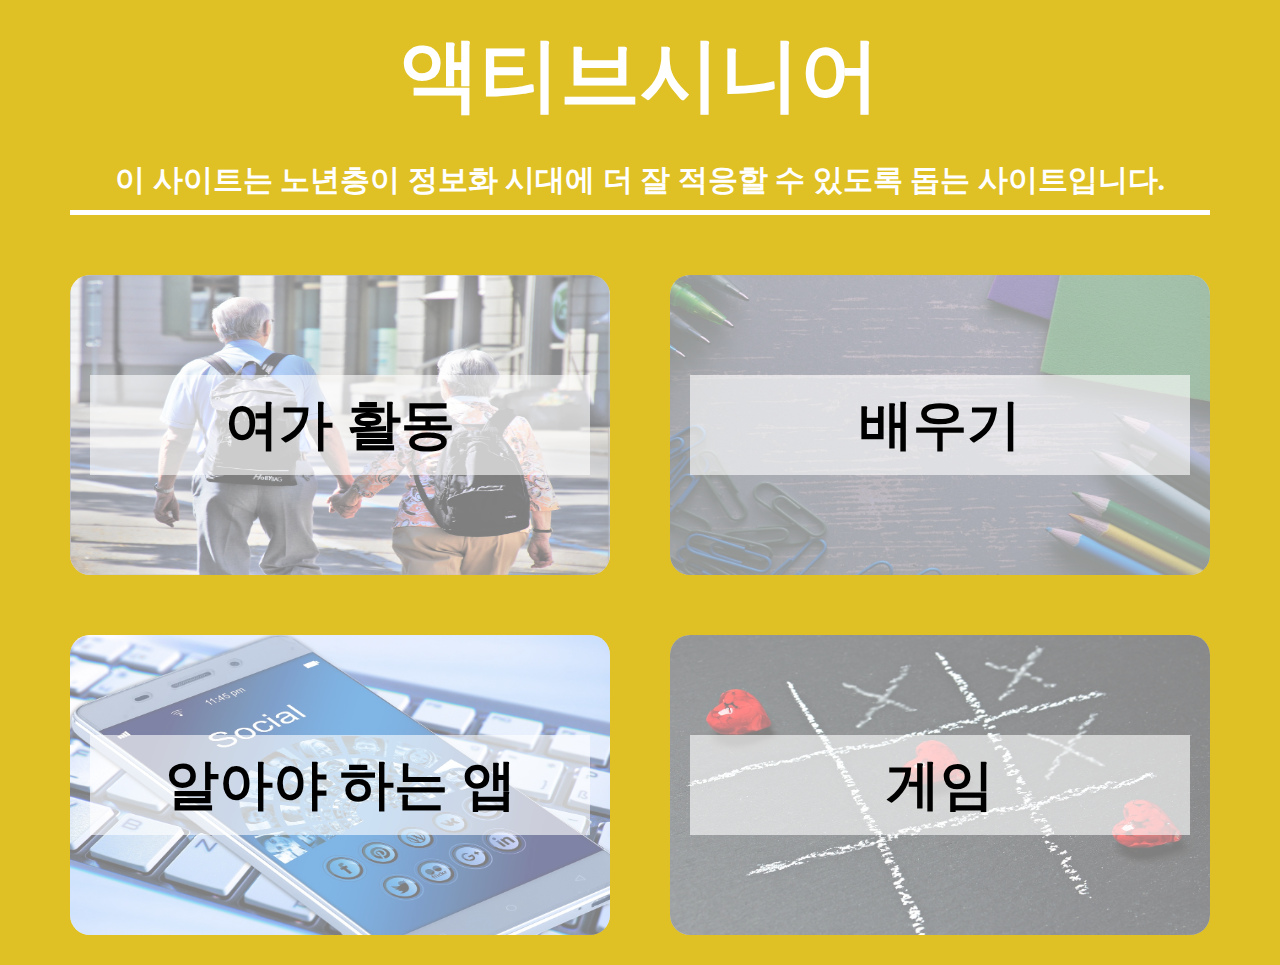
<file: index.html>
<!DOCTYPE html>
<html>
  <head>
    <title>asdf</title>
    <meta charset="UTF-8" />
    <link rel="stylesheet" type="text/css" href="css/css.css" />
  </head>
  <body>
    <div class="top">액티브시니어</div>
    <div class="top2">이 사이트는 노년층이 정보화 시대에 더 잘 적응할 수 있도록 돕는 사이트입니다.</div>
    <div class="contents">
      <a href="contents/content1.html">
        <div class="main_btn">
          <img class="main_img" src="images/activity.jpg" />
          <span class="main_btn_text">여가 활동</span>
        </div>
      </a>

      <a href="contents/content2.html">
        <div class="main_btn">
          <img class="main_img" src="images/learn.jpg" />
          <span class="main_btn_text">배우기</span>
        </div>
      </a>
      <a href="contents/content3.html">
        <div class="main_btn">
          <img class="main_img" src="images/app.jpg" />
          <span class="main_btn_text">알아야 하는 앱</span>
        </div>
      </a>
      <a href="contents/content4.html">
        <div class="main_btn">
          <img class="main_img" src="images/game.jpg" />
          <span class="main_btn_text">게임</span>
        </div>
      </a>
    </div>
  
  </body>
</html>
</file>
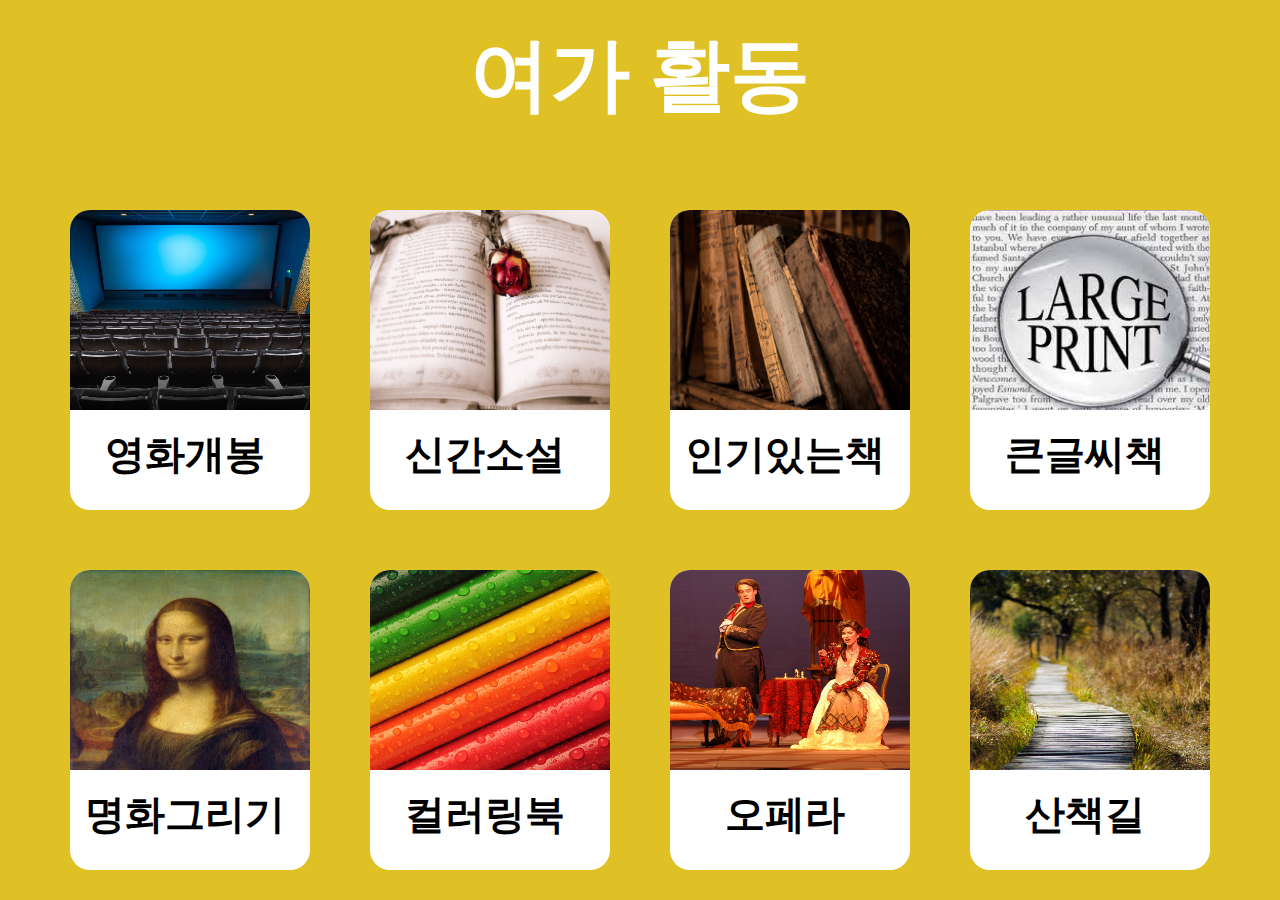
<file: contents/content1.html>
<!DOCTYPE html>
<html>
  <head>
    <title>asdf</title>
    <meta charset="UTF-8" />
    <link rel="stylesheet" type="text/css" href="../css/css.css" />
  </head>
  <body>
    <a href="../index.html">
      <div class="top">여가 활동</div>
    </a>
    <div class="contents">
      <a href="content1/movie.html">
        <div class="act_main_btn">
          <img class="act_main_img" src="../images/movie.png" />
          <span class="act_main_btn_text">영화개봉</span>
        </div>
      </a>
      <a href="content1/novel.html">
        <div class="act_main_btn">
          <img class="act_main_img" src="../images/novel.jpg" />
          <span class="act_main_btn_text">신간소설</span>
        </div>
      </a>
      <a href="content1/books.html">
        <div class="act_main_btn">
          <img class="act_main_img" src="../images/book.jpg" />
          <span class="act_main_btn_text">인기있는책</span>
        </div>
      </a>
      <a href="content1/largeprint.html">
        <div class="act_main_btn">
          <img class="act_main_img" src="../images/largeprint.jpeg" />
          <span class="act_main_btn_text">큰글씨책</span>
        </div>
      </a>
      <a href="content1/painting.html">
        <div class="act_main_btn">
          <img class="act_main_img" src="../images/paintng.png" />
          <span class="act_main_btn_text">명화그리기</span>
        </div>
      </a>
      <a href="content1/coloring.html">
        <div class="act_main_btn">
          <img class="act_main_img" src="../images/coloring.png" />
          <span class="act_main_btn_text">컬러링북</span>
        </div>
      </a>
      <a href="content1/opera.html">
        <div class="act_main_btn">
          <img class="act_main_img" src="../images/opera.png" />
          <span class="act_main_btn_text">오페라</span>
        </div>
      </a>
      <a href="content1/walk.html">
        <div class="act_main_btn">
          <img class="act_main_img" src="../images/walk.png" />
          <span class="act_main_btn_text">산책길</span>
        </div>
      </a>
    </div>
  </body>
</html>
</file>
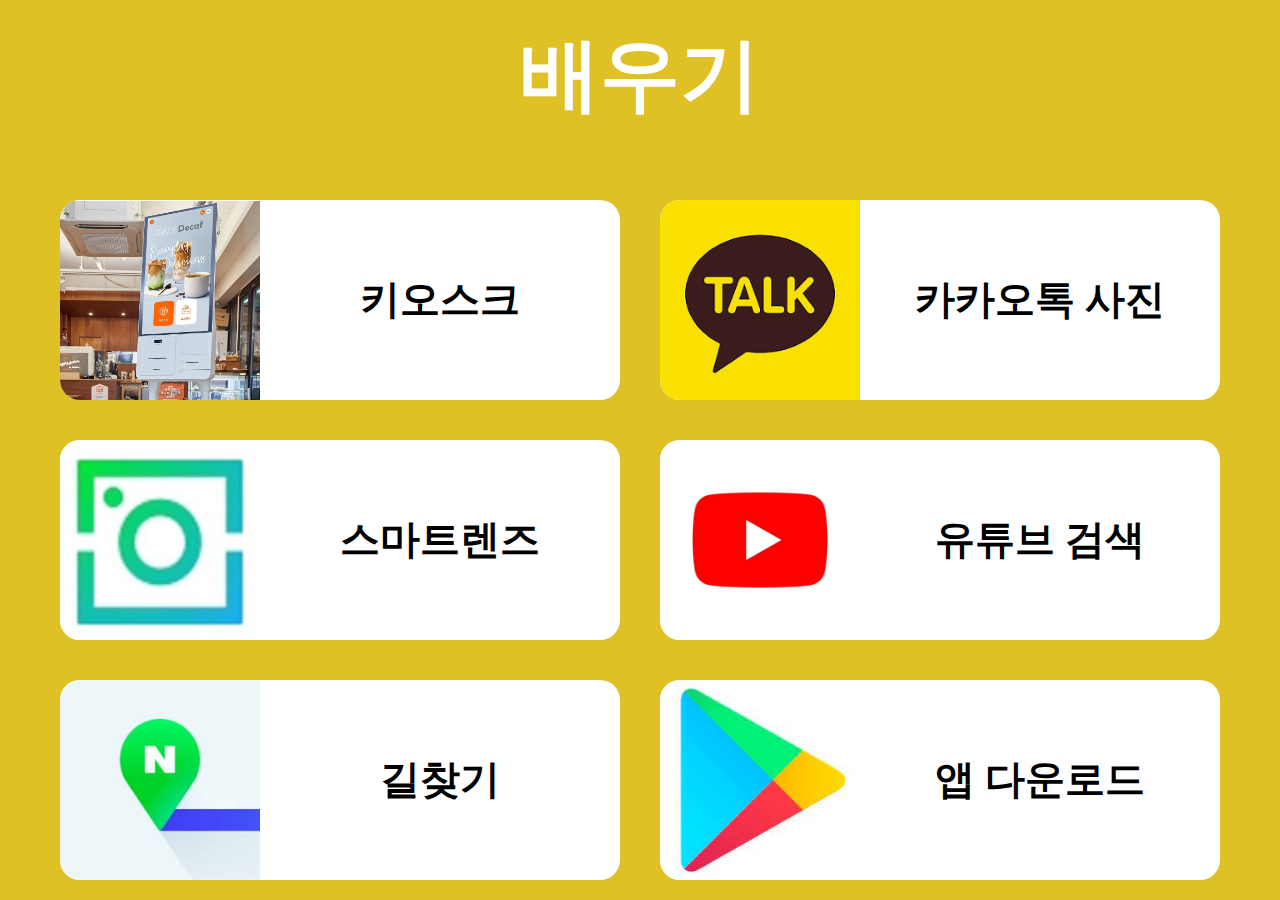
<file: contents/content2.html>
<!DOCTYPE html>
<html>
  <head>
    <title>asdf</title>
    <meta charset="UTF-8" />
    <link rel="stylesheet" type="text/css" href="../css/css.css" />
  </head>
  <body>
    <a href="../index.html">
      <div class="top">배우기</div>
    </a>
    <div class="contents">
      <a href="content2/kiosk.html">
        <div class="learn_main_btn">
          <img class="learn_main_img" src="../images/kiosk.png" />
          <span class="learn_main_btn_text">키오스크</span>
        </div>
      </a>
      <a href="content2/kakaotalk.html">
        <div class="learn_main_btn">
          <img class="learn_main_img" src="../images/kakaotalk.jpg" />
          <span class="learn_main_btn_text">카카오톡 사진</span>
        </div>
      </a>
      <a href="content2/smartlens.html">
        <div class="learn_main_btn">
          <img class="learn_main_img" src="../images/smart lens.png" />
          <span class="learn_main_btn_text">스마트렌즈</span>
        </div>
      </a>
      <a href="content2/youtube.html">
        <div class="learn_main_btn">
          <img class="learn_main_img" src="../images/youtube.jpg" />
          <span class="learn_main_btn_text">유튜브 검색</span>
        </div>
      </a>
      <a href="content2/pathfind.html">
        <div class="learn_main_btn">
          <img class="learn_main_img" src="../images/pathfind.jpeg" />
          <span class="learn_main_btn_text">길찾기</span>
        </div>
      </a>
      <a href="content2/appdownload.html">
        <div class="learn_main_btn">
          <img class="learn_main_img" src="../images/app.jpeg" />
          <span class="learn_main_btn_text">앱 다운로드</span>
        </div>
      </a>
    </div>
  </body>
</html>
</file>
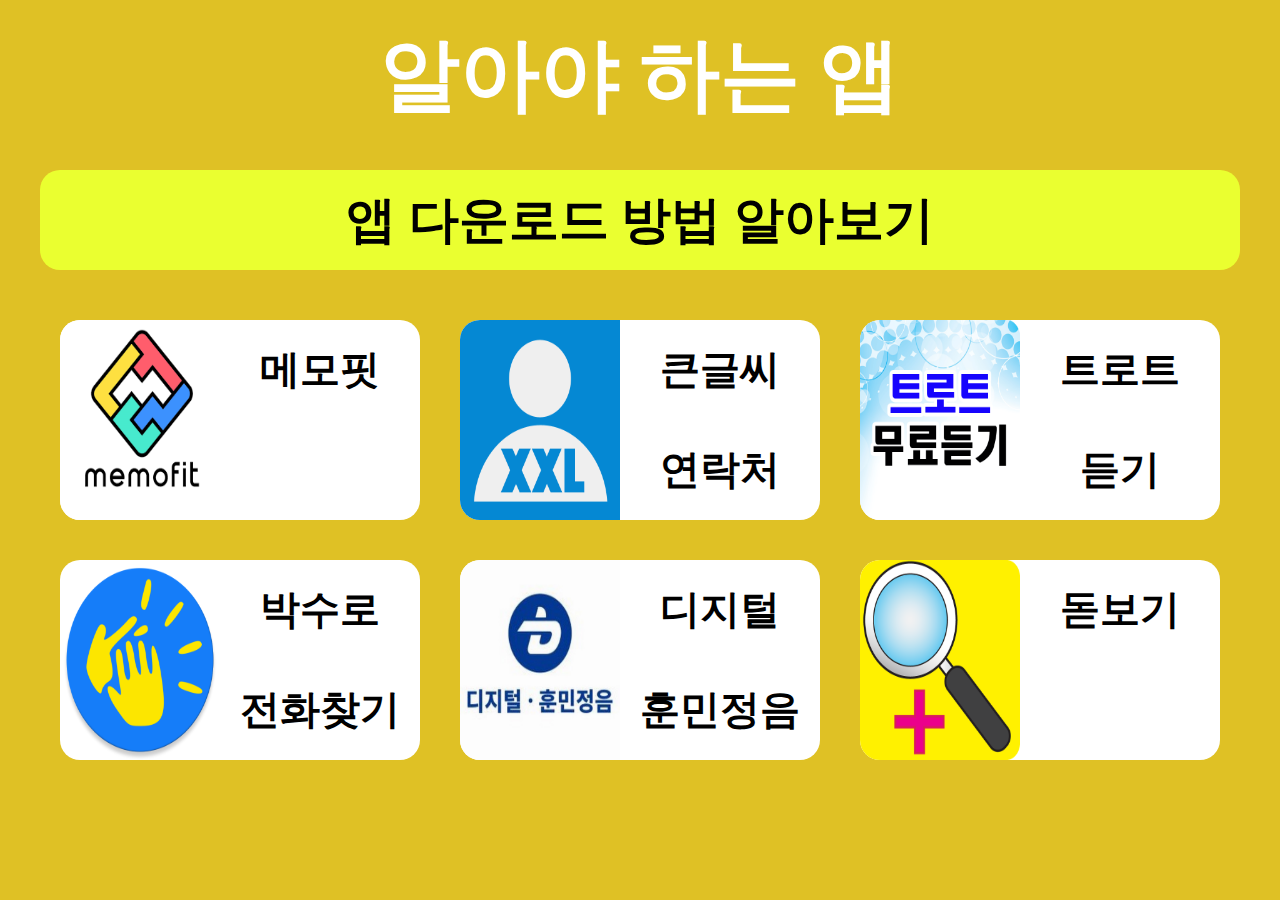
<file: contents/content3.html>
<!DOCTYPE html>
<html>
  <head>
    <title>asdf</title>
    <meta charset="UTF-8" />
    <link rel="stylesheet" type="text/css" href="../css/css.css" />
  </head>
  <body>
    <a href="../index.html">
      <div class="top">알아야 하는 앱</div>
    </a>
    <a href="content2/appdownload.html"><div class="download_app">앱 다운로드 방법 알아보기</div></a>
    <div class="contents">
      <a href="content3/app1.html">
        <div class="app_main_btn">
          <img class="app_main_img" src="../images/app1.png" />
          <span class="app_main_btn_text">메모핏</span>
        </div>
      </a>
      <a href="content3/app2.html">
        <div class="app_main_btn">
          <img class="app_main_img" src="../images/app2.png" />
          <span class="app_main_btn_text">큰글씨<br />연락처</span>
        </div>
      </a>
      <a href="content3/app3.html">
        <div class="app_main_btn">
          <img class="app_main_img" src="../images/app3.png" />
          <span class="app_main_btn_text"
            >트로트<br />
            듣기</span
          >
        </div>
      </a>
      <a href="content3/app4.html">
        <div class="app_main_btn">
          <img class="app_main_img" src="../images/app4.png" />
          <span class="app_main_btn_text"
            >박수로<br />
            전화찾기</span
          >
        </div>
      </a>
      <a href="content3/app5.html">
        <div class="app_main_btn">
          <img class="app_main_img" src="../images/app5.jpg" />
          <span class="app_main_btn_text"
            >디지털<br />
            훈민정음</span
          >
        </div>
      </a>
      <a href="content3/app6.html">
        <div class="app_main_btn">
          <img class="app_main_img" src="../images/app6.png" />
          <span class="app_main_btn_text">돋보기</span>
        </div>
      </a>
    </div>
  </body>
</html>
</file>
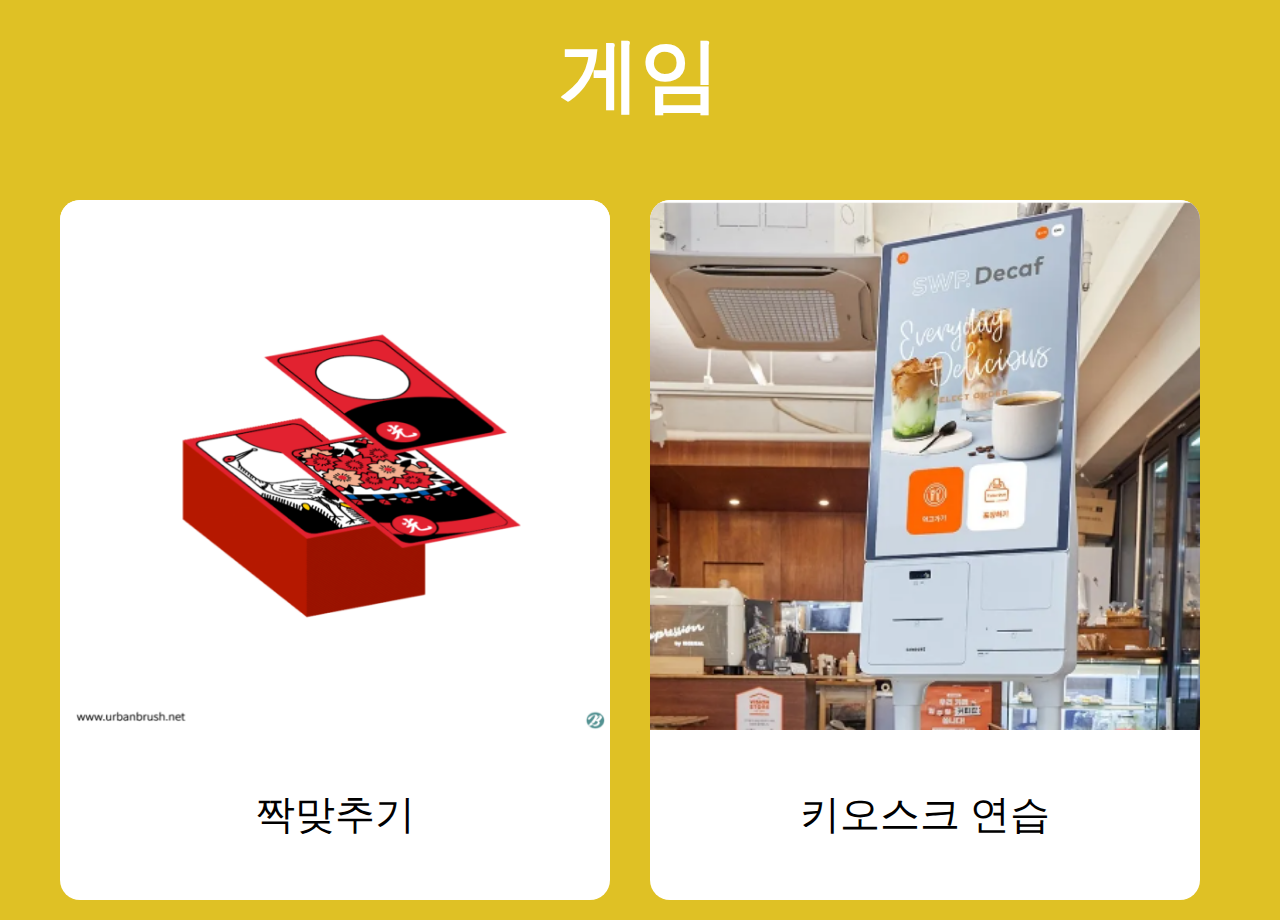
<file: contents/content4.html>
<!DOCTYPE html>
<html>
  <head>
    <title>asdf</title>
    <meta charset="UTF-8" />
    <link rel="stylesheet" type="text/css" href="../css/css.css" />
  </head>
  <body>
    <a href="../index.html">
      <div class="top">게임</div>
    </a>
    <div class="contents">
      <a href="content4/game1.html">
        <div class="game_main_btn">
          <img class="game_main_img" src="../images/game1.png" />
          <span class="game_main_btn_text">짝맞추기</span>
        </div>
      </a>
      <a href="content4/game2.html">
        <div class="game_main_btn">
          <img class="game_main_img" src="../images/kiosk.png" />
          <span class="game_main_btn_text">키오스크 연습</span>
        </div>
      </a>
    </div>
  </body>
</html>
</file>
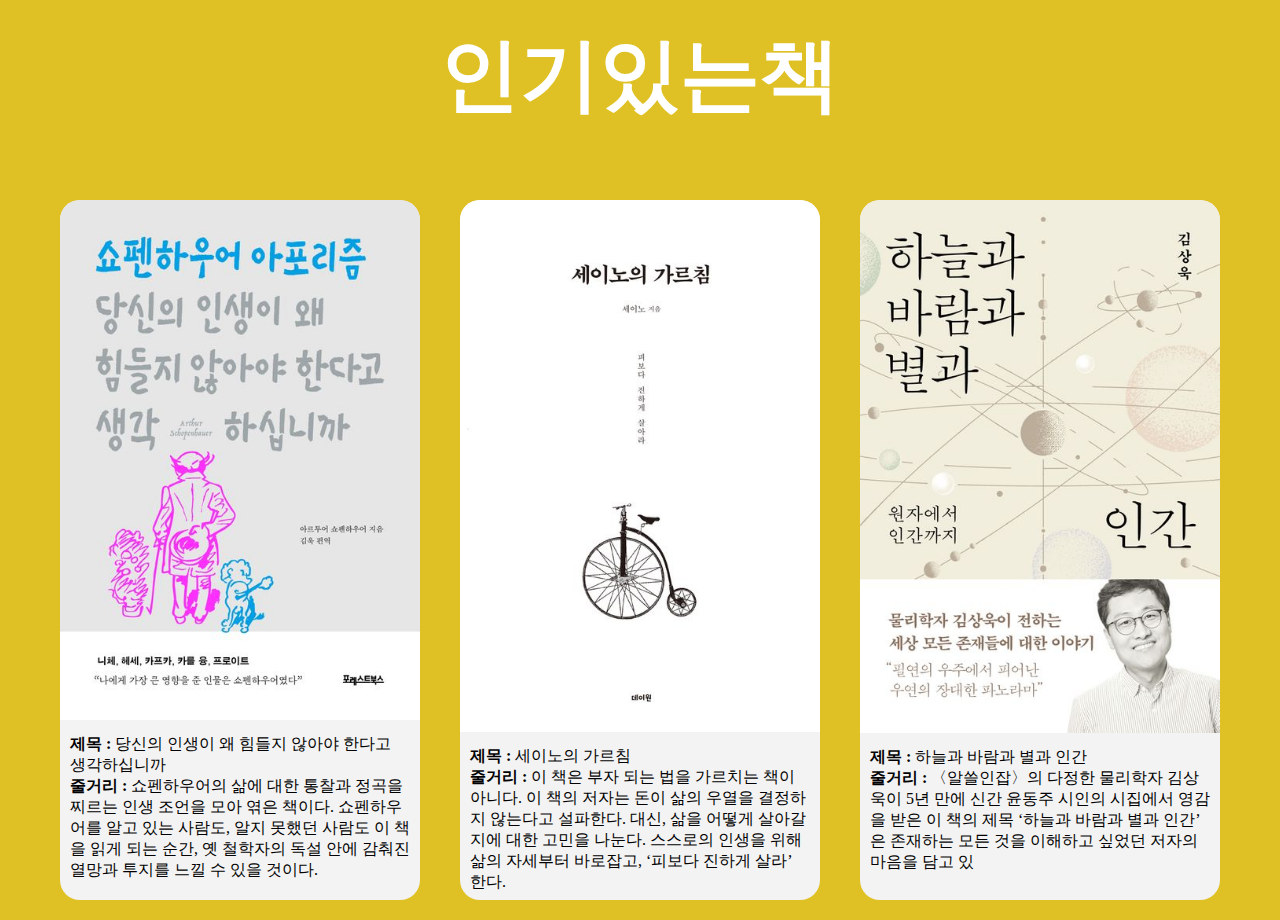
<file: contents/content1/books.html>
<!DOCTYPE html>
<html>
  <head>
    <title>asdf</title>
    <meta charset="UTF-8" />
    <link rel="stylesheet" type="text/css" href="../../css/css.css" />
  </head>
  <body>
    <a href="../content1.html">
      <div class="top">인기있는책</div>
    </a>
    <div class="contents">
      <a href="https://www.yes24.com/Product/Goods/119562091">
        <div class="movie">
          <span class="movie_detail">자세히 보기</span>
          <img class="movie_img" src="../../images/book1.jpg" />
          <div class="movie_desc">
            <span class="bold">제목 : </span>당신의 인생이 왜 힘들지 않아야
            한다고 생각하십니까<br />
            <span class="bold">줄거리 : </span>
            쇼펜하우어의 삶에 대한 통찰과 정곡을 찌르는 인생 조언을 모아 엮은 책이다. 쇼펜하우어를 알고 있는 사람도, 알지 못했던 사람도 이 책을 읽게 되는 순간, 옛 철학자의 독설 안에 감춰진 열망과 투지를 느낄 수 있을 것이다.
          </div>
        </div>
      </a>
      <a href="https://www.aladin.co.kr/shop/wproduct.aspx?ItemId=309295168">
        <div class="movie">
          <span class="movie_detail">자세히 보기</span>
          <img class="movie_img" src="../../images/book2.jpg" />
          <div class="movie_desc">
            <span class="bold">제목 : </span>세이노의 가르침<br />
            <span class="bold">줄거리 : </span>
            이 책은 부자 되는 법을 가르치는 책이 아니다. 이 책의 저자는 돈이 삶의 우열을 결정하지 않는다고 설파한다. 대신, 삶을 어떻게 살아갈지에 대한 고민을 나눈다. 스스로의 인생을 위해 삶의 자세부터 바로잡고, ‘피보다 진하게 살라’ 한다.
          </div>
        </div>
      </a>
      <a href="https://www.aladin.co.kr/shop/wproduct.aspx?ItemId=316008497">
        <div class="movie">
          <span class="movie_detail">자세히 보기</span>
          <img class="movie_img" src="../../images/book3.jpg" />
          <div class="movie_desc">
            <span class="bold">제목 : </span>하늘과 바람과 별과 인간<br />
            <span class="bold">줄거리 : </span>
            〈알쓸인잡〉의 다정한 물리학자 김상욱이 5년 만에 신간
            윤동주 시인의 시집에서 영감을 받은 이 책의 제목 ‘하늘과 바람과 별과 인간’은 존재하는 모든 것을 이해하고 싶었던 저자의 마음을 담고 있
          </div>
        </div>
      </a>
    </div>
  </body>
</html>
</file>
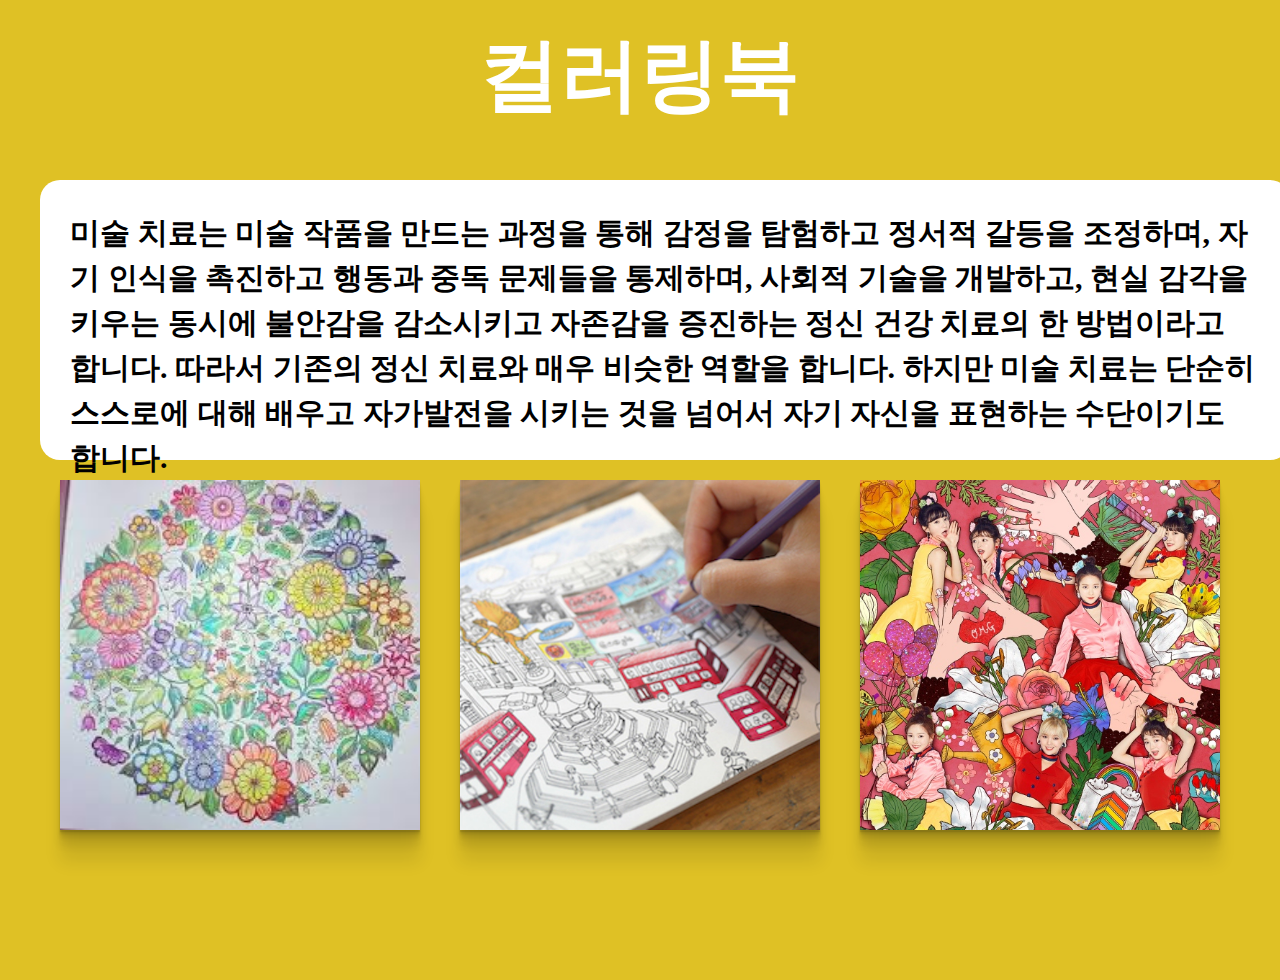
<file: contents/content1/coloring.html>
<!DOCTYPE html>
<html>
  <head>
    <title>asdf</title>
    <meta charset="UTF-8" />
    <link rel="stylesheet" type="text/css" href="../../css/css.css" />
  </head>
  <body>
    <a href="../content1.html">
      <div class="top">컬러링북</div>
    </a>
    <div class="contents">
      <div class="painting_desc">
        미술 치료는 미술 작품을 만드는 과정을 통해 감정을 탐험하고 정서적 갈등을 조정하며, 자기 인식을 촉진하고 행동과 중독 문제들을 통제하며, 사회적 기술을 개발하고, 현실 감각을 키우는 동시에 불안감을 감소시키고 자존감을 증진하는 정신 건강 치료의 한 방법이라고 합니다. 따라서 기존의 정신 치료와 매우 비슷한 역할을 합니다. 하지만 미술 치료는 단순히 스스로에 대해 배우고 자가발전을 시키는 것을 넘어서 자기 자신을 표현하는 수단이기도 합니다.
      </div>
      <div class="painting_bottom">
        <div class="painting_example">
            <img class="painting_image" src="../../images/coloring1.jpeg">
        </div>
        <div class="painting_example">
            <img class="painting_image" src="../../images/coloring2.jpg">

        </div>
        <div class="painting_example">
            <img class="painting_image" src="../../images/coloring3.jpg">
        </div>
      </div>
  </body>
</html>
</file>
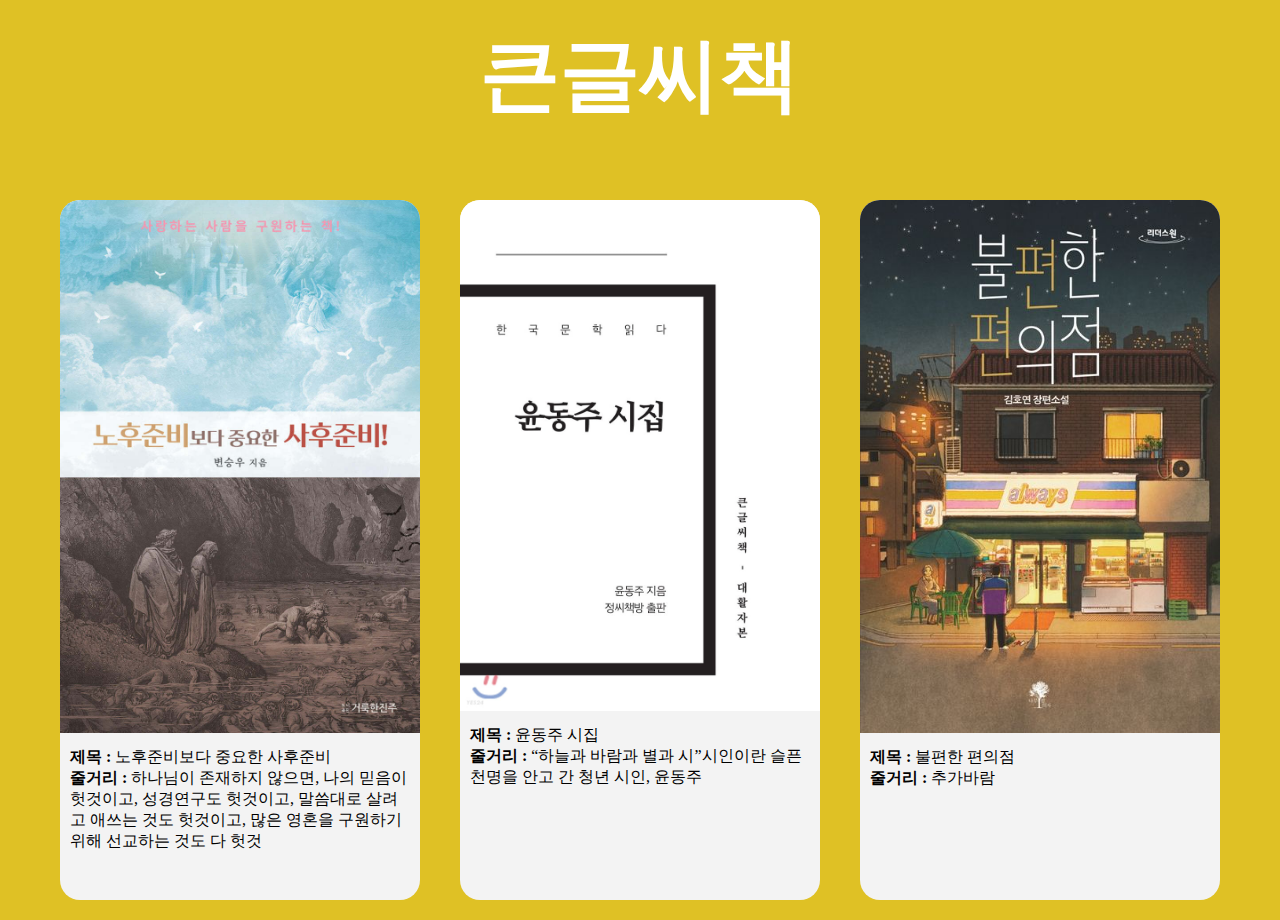
<file: contents/content1/largeprint.html>
<!DOCTYPE html>
<html>
  <head>
    <title>asdf</title>
    <meta charset="UTF-8" />
    <link rel="stylesheet" type="text/css" href="../../css/css.css" />
  </head>
  <body>
    <a href="../content1.html">
      <div class="top">큰글씨책</div>
    </a>
    <div class="contents">
      <a href="https://www.yes24.com/Product/Goods/108044716">
        <div class="movie">
          <span class="movie_detail">자세히 보기</span>
          <img class="movie_img" src="../../images/largeprint1.jpeg" />
          <div class="movie_desc">
            <span class="bold">제목 : </span>노후준비보다 중요한 사후준비<br />
            <span class="bold">줄거리 : </span>
            하나님이 존재하지 않으면, 나의 믿음이 헛것이고, 성경연구도 헛것이고, 말씀대로 살려고 애쓰는 것도 헛것이고, 많은 영혼을 구원하기 위해 선교하는 것도 다 헛것

          </div>
        </div>
      </a>
      <a href="https://www.yes24.com/Product/Goods/71532436">
        <div class="movie">
          <span class="movie_detail">자세히 보기</span>
          <img class="movie_img" src="../../images/largepring2.jpeg" />
          <div class="movie_desc">
            <span class="bold">제목 : </span>윤동주 시집<br />
            <span class="bold">줄거리 : </span>
            “하늘과 바람과 별과 시”시인이란 슬픈 천명을 안고 간 청년 시인, 윤동주
          </div>
        </div>
      </a>
      <a href="https://product.kyobobook.co.kr/detail/S000061425721">
        <div class="movie">
          <span class="movie_detail">자세히 보기</span>
          <img class="movie_img" src="../../images/largeprint3.jpg" />
          <div class="movie_desc">
            <span class="bold">제목 : </span>불편한 편의점<br />
            <span class="bold">줄거리 : </span>
            추가바람
          </div>
        </div>
      </a>
    </div>
  </body>
</html>
</file>
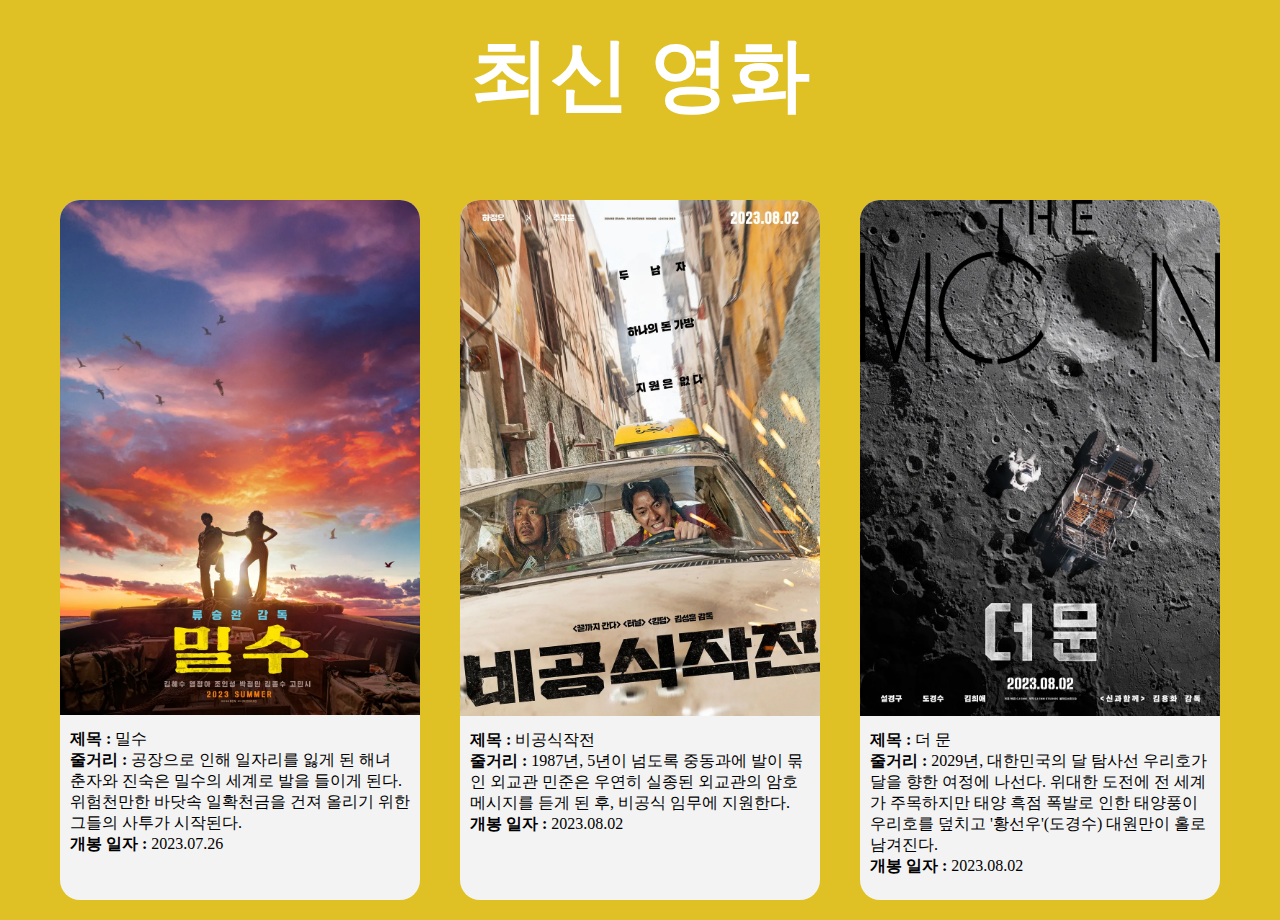
<file: contents/content1/movie.html>
<!DOCTYPE html>
<html>
  <head>
    <title>asdf</title>
    <meta charset="UTF-8" />
    <link rel="stylesheet" type="text/css" href="../../css/css.css" />
  </head>
  <body>
    <a href="../content1.html">
      <div class="top">최신 영화</div>
    </a>
    <div class="contents">
      <a
        href="https://www.lottecinema.co.kr/NLCHS/Movie/MovieDetailView?movie=19782"
        ><div class="movie">
          <span class="movie_detail">자세히 보기</span>
          <img class="movie_img" src="../../images/movie1.jpg" />
          <div class="movie_desc">
            <span class="bold">제목 : </span>밀수<br />
            <span class="bold">줄거리 : </span>
            공장으로 인해 일자리를 잃게 된 해녀 춘자와 진숙은 밀수의 세계로 발을 들이게 된다. 위험천만한 바닷속 일확천금을 건져 올리기 위한 그들의 사투가 시작된다.<br />
            <span class="bold">개봉 일자 : </span>2023.07.26
          </div>
        </div></a
      >
      <a
        href="https://www.lottecinema.co.kr/NLCHS/Movie/MovieDetailView?movie=19994"
      >
        <div class="movie">
          <span class="movie_detail">자세히 보기</span>
          <img class="movie_img" src="../../images/movie2.jpg" />
          <div class="movie_desc">
            <span class="bold">제목 : </span>비공식작전<br />
            <span class="bold">줄거리 : </span>
            1987년, 5년이 넘도록 중동과에 발이 묶인 외교관 민준은 우연히 실종된 외교관의 암호 메시지를 듣게 된 후, 비공식 임무에 지원한다.<br />
            <span class="bold">개봉 일자 : </span>2023.08.02
          </div>
        </div>
      </a>
      <a
        href="https://www.lottecinema.co.kr/NLCHS/Movie/MovieDetailView?movie=19825"
      >
        <div class="movie">
          <span class="movie_detail">자세히 보기</span>
          <img class="movie_img" src="../../images/movie3.jpg" />
          <div class="movie_desc">
            <span class="bold">제목 : </span>더 문<br />
            <span class="bold">줄거리 : </span>
            2029년, 대한민국의 달 탐사선 우리호가 달을 향한 여정에 나선다.
위대한 도전에 전 세계가 주목하지만 태양 흑점 폭발로 인한 태양풍이
우리호를 덮치고 '황선우'(도경수) 대원만이 홀로 남겨진다.<br>
            <span class="bold">개봉 일자 : </span>2023.08.02
          </div>
        </div>
      </a>
    </div>
  </body>
</html>
</file>
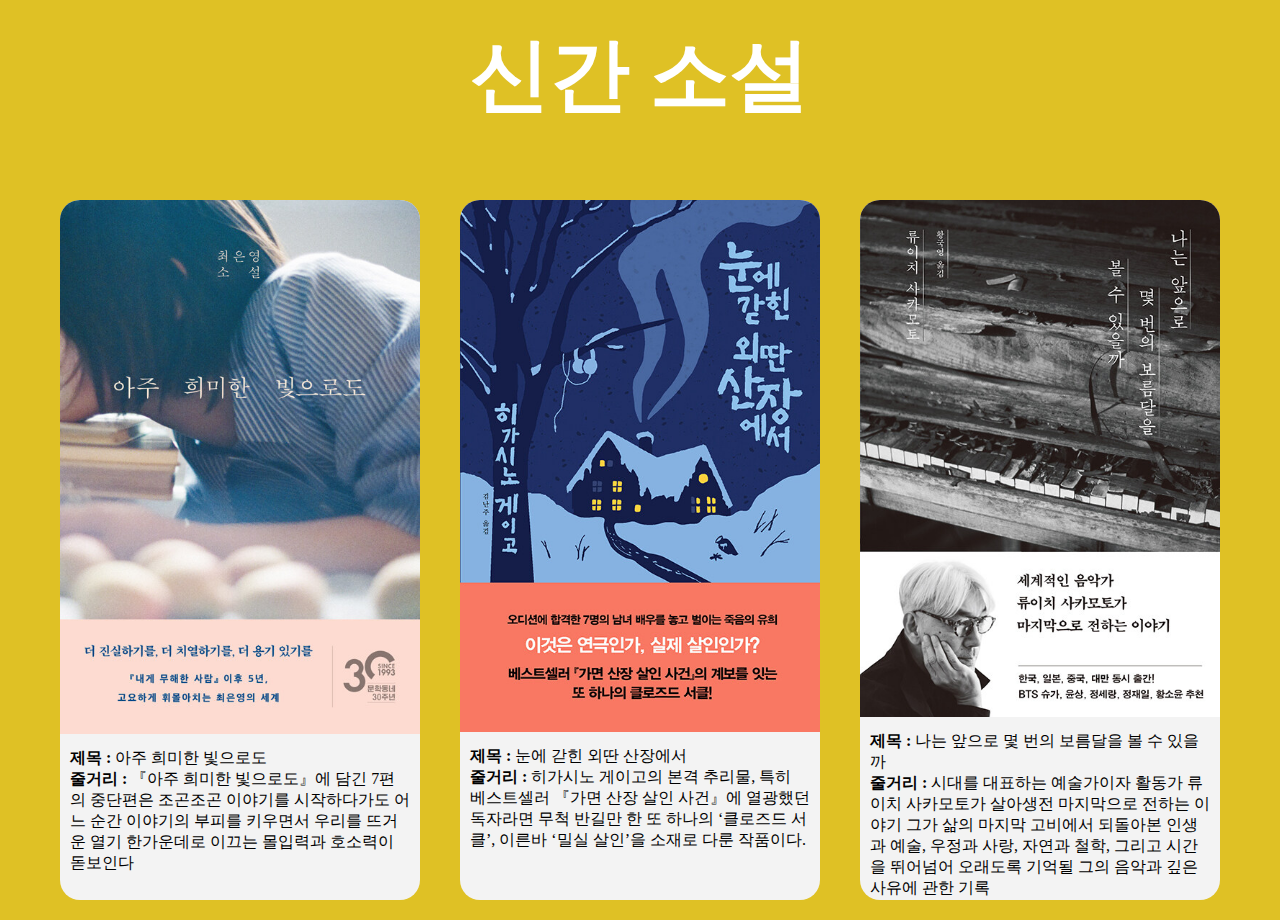
<file: contents/content1/novel.html>
<!DOCTYPE html>
<html>
  <head>
    <title>asdf</title>
    <meta charset="UTF-8" />
    <link rel="stylesheet" type="text/css" href="../../css/css.css" />
  </head>
  <body>
    <a href="../content1.html">
      <div class="top">신간 소설</div>
    </a>
    <div class="contents">
      <a href="https://www.aladin.co.kr/shop/wproduct.aspx?ItemId=321294005">
        <div class="movie">
          <span class="movie_detail">자세히 보기</span>
          <img class="movie_img" src="../../images/novel1.jpg" />
          <div class="movie_desc">
            <span class="bold">제목 : </span>아주 희미한 빛으로도<br />
            <span class="bold">줄거리 : </span>
            『아주 희미한 빛으로도』에 담긴 7편의 중단편은 조곤조곤 이야기를 시작하다가도 어느 순간 이야기의 부피를 키우면서 우리를 뜨거운 열기 한가운데로 이끄는 몰입력과 호소력이 돋보인다
          </div>
        </div>
      </a>
      <a
        href="https://www.aladin.co.kr/shop/wproduct.aspx?ItemId=320896726&start=slayer"
      >
        <div class="movie">
          <span class="movie_detail">자세히 보기</span>
          <img class="movie_img" src="../../images/novel2.jpg" />
          <div class="movie_desc">
            <span class="bold">제목 : </span>눈에 갇힌 외딴 산장에서<br />
            <span class="bold">줄거리 : </span>
            히가시노 게이고의 본격 추리물, 특히 베스트셀러 『가면 산장 살인 사건』에 열광했던 독자라면 무척 반길만 한 또 하나의 ‘클로즈드 서클’, 이른바 ‘밀실 살인’을 소재로 다룬 작품이다.

          </div>
        </div>
      </a>
      <a
        href="https://www.aladin.co.kr/shop/wproduct.aspx?ItemId=319597512&start=slayer"
      >
        <div class="movie">
          <span class="movie_detail">자세히 보기</span>
          <img class="movie_img" src="../../images/novel3.jpg" />
          <div class="movie_desc">
            <span class="bold">제목 : </span>나는 앞으로 몇 번의 보름달을 볼 수
            있을까<br />
            <span class="bold">줄거리 : </span>
            시대를 대표하는 예술가이자 활동가 류이치 사카모토가 살아생전 마지막으로 전하는 이야기
그가 삶의 마지막 고비에서 되돌아본 인생과 예술, 우정과 사랑, 자연과 철학, 그리고 시간을 뛰어넘어 오래도록 기억될 그의 음악과 깊은 사유에 관한 기록
          </div>
        </div>
      </a>
    </div>
  </body>
</html>
</file>
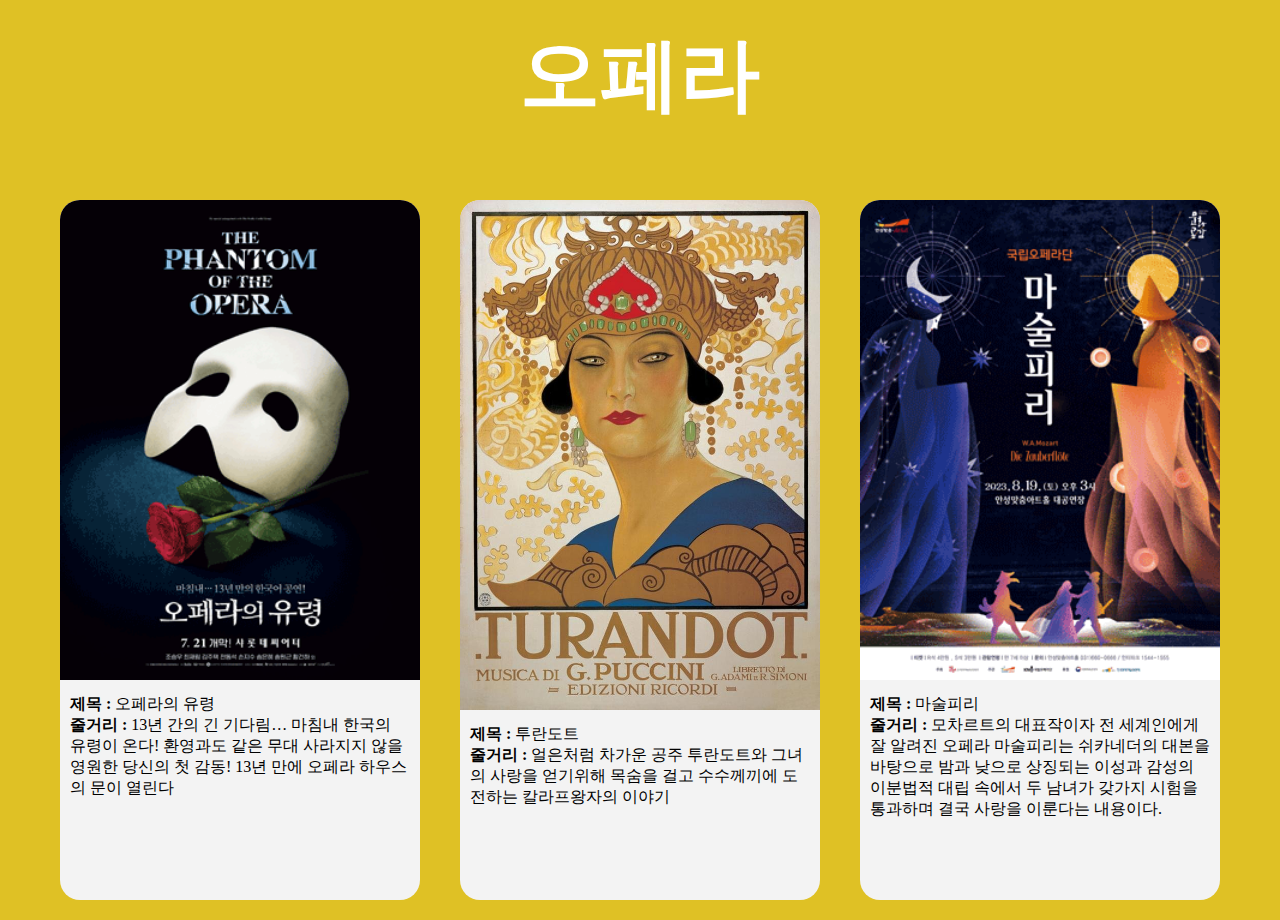
<file: contents/content1/opera.html>
<!DOCTYPE html>
<html>
  <head>
    <title>asdf</title>
    <meta charset="UTF-8" />
    <link rel="stylesheet" type="text/css" href="../../css/css.css" />
  </head>
  <body>
    <a href="../content1.html">
      <div class="top">오페라</div>
    </a>
    <div class="contents">
      <a href="https://tickets.interpark.com/goods/23006740">
        <div class="movie">
          <span class="movie_detail">자세히 보기</span>
          <img class="movie_img" src="../../images/opera1.gif" />
          <div class="movie_desc">
            <span class="bold">제목 : </span>오페라의 유령<br />
            <span class="bold">줄거리 : </span>
            13년 간의 긴 기다림… 마침내 한국의 유령이 온다! 환영과도 같은 무대 사라지지 않을 영원한 당신의 첫 감동! 13년 만에 오페라 하우스의 문이 열린다
          </div>
        </div>
      </a>
      <a
        href="https://tickets.interpark.com/goods/23009043"
      >
        <div class="movie">
          <span class="movie_detail">자세히 보기</span>
          <img class="movie_img" src="../../images/opera2.jpg" />
          <div class="movie_desc">
            <span class="bold">제목 : </span>투란도트<br />
            <span class="bold">줄거리 : </span>
            얼은처럼 차가운 공주 투란도트와 그녀의 사랑을 얻기위해 목숨을 걸고 수수께끼에 도전하는 칼라프왕자의 이야기
          </div>
        </div>
      </a>
      <a
        href="https://tickets.interpark.com/goods/23009023#"
      >
        <div class="movie">
          <span class="movie_detail">자세히 보기</span>
          <img class="movie_img" src="../../images/opera3.gif" />
          <div class="movie_desc">
            <span class="bold">제목 : </span>마술피리<br />
            <span class="bold">줄거리 : </span>
            모차르트의 대표작이자 전 세계인에게 잘 알려진 오페라 마술피리는 쉬카네더의 대본을 바탕으로 밤과 낮으로 상징되는 이성과 감성의 이분법적 대립 속에서 두 남녀가 갖가지 시험을 통과하며 결국 사랑을 이룬다는 내용이다.
          </div>
        </div>
      </a>
    </div>
  </body>
</html>
</file>
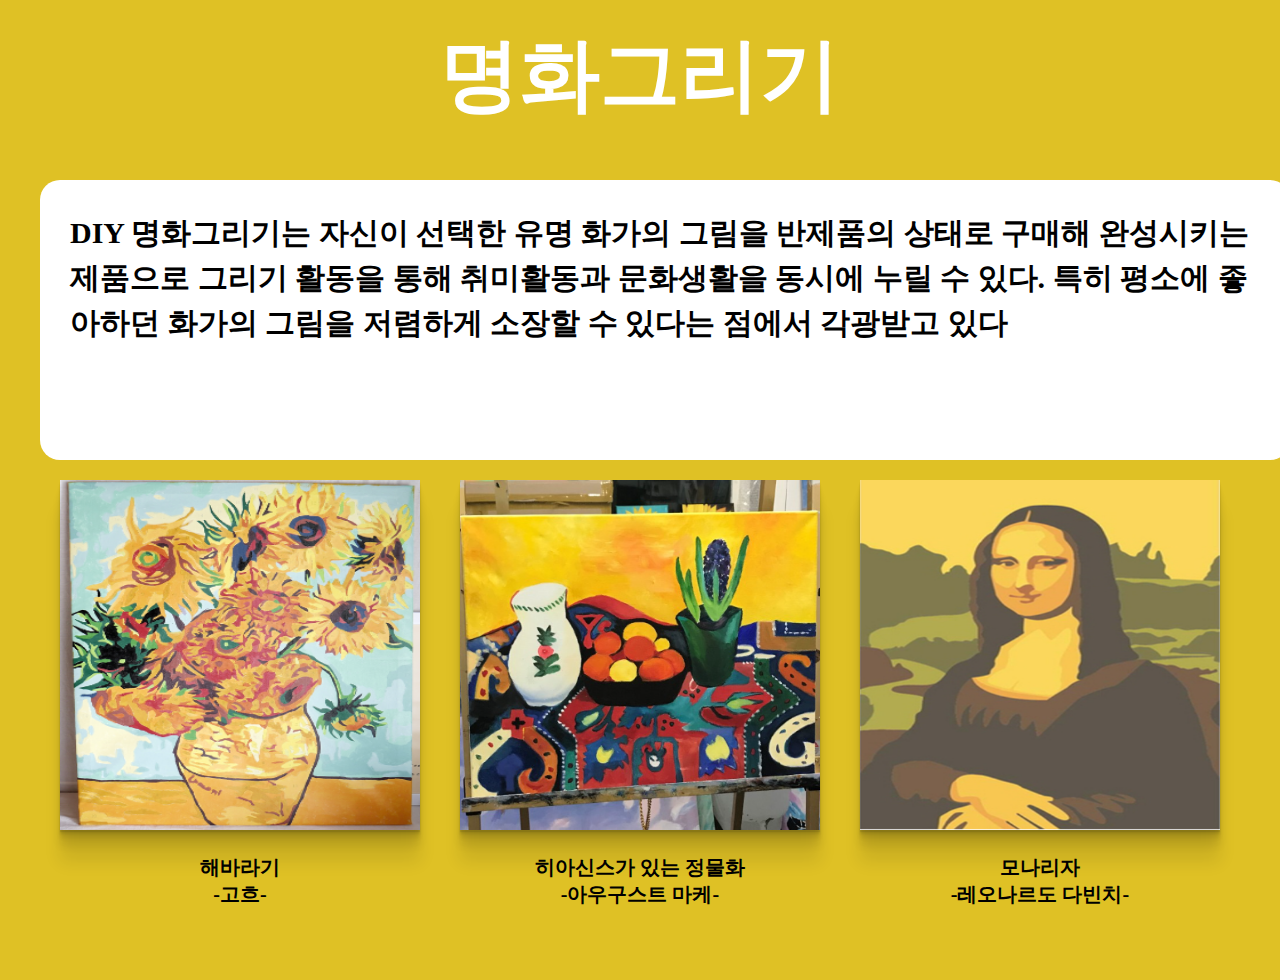
<file: contents/content1/painting.html>
<!DOCTYPE html>
<html>
  <head>
    <title>asdf</title>
    <meta charset="UTF-8" />
    <link rel="stylesheet" type="text/css" href="../../css/css.css" />
  </head>
  <body>
    <a href="../content1.html">
      <div class="top">명화그리기</div>
    </a>
    <div class="contents">
      <div class="painting_desc">
        DIY 명화그리기는 자신이 선택한 유명 화가의 그림을 반제품의 상태로 구매해 완성시키는 제품으로 그리기 활동을 통해 취미활동과 문화생활을 동시에 누릴 수 있다. 특히 평소에 좋아하던 화가의 그림을 저렴하게 소장할 수 있다는 점에서 각광받고 있다
      </div>
      <div class="painting_bottom">
        <div class="painting_example">
            <img class="painting_image" src="../../images/painting1.png">
            <span class="painting_title">
                해바라기<br>
                -고흐-
            </span>
        </div>
        <div class="painting_example">
            <img class="painting_image" src="../../images/painting2.png">
            <span class="painting_title">히아신스가 있는 정물화<br>-아우구스트 마케-
            </span>

        </div>
        <div class="painting_example">
            <img class="painting_image" src="../../images/painting3.png">
            <span class="painting_title">모나리자<br>-레오나르도 다빈치-</span>
        </div>
      </div>
  </body>
</html>
</file>
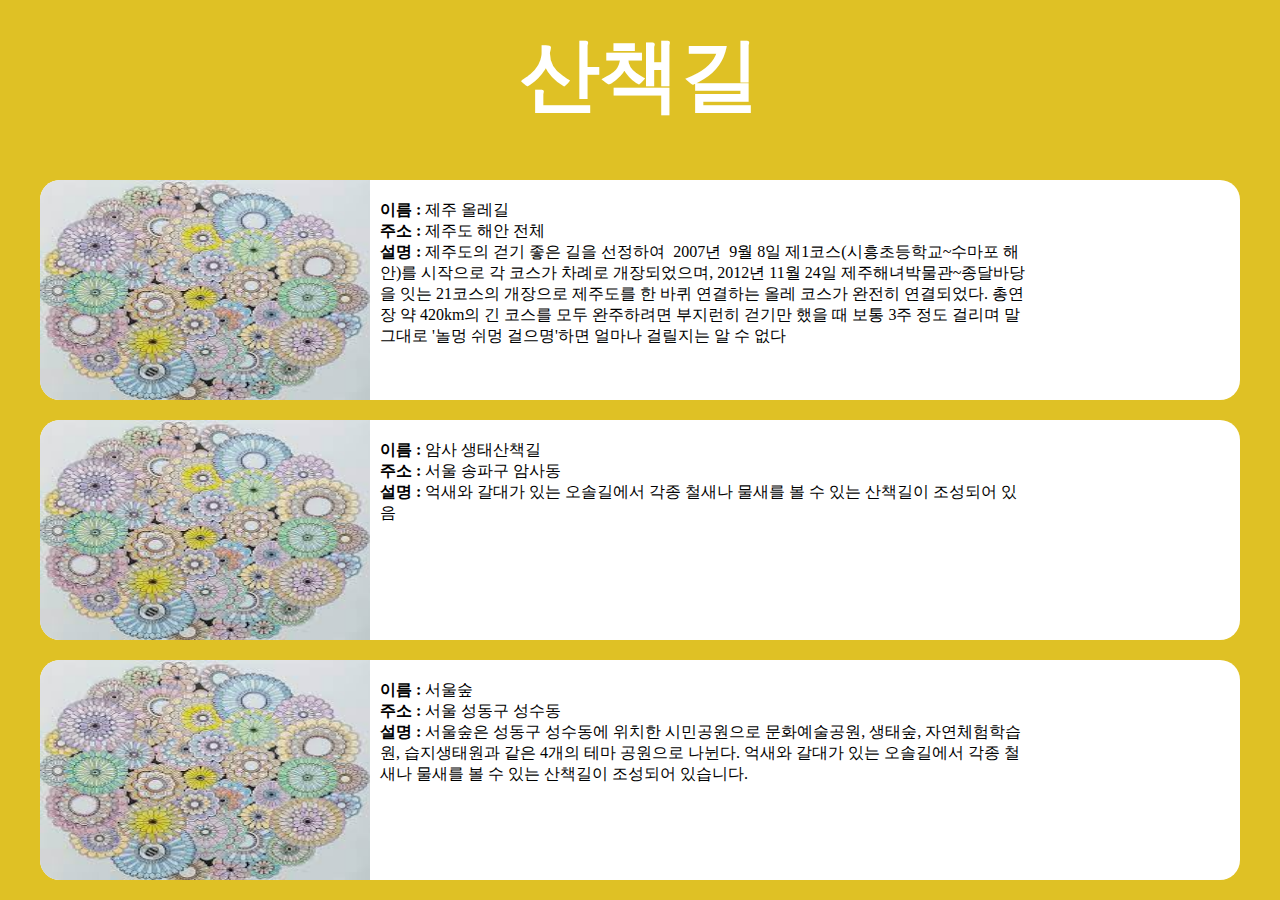
<file: contents/content1/walk.html>
<!DOCTYPE html>
<html>
  <head>
    <title>asdf</title>
    <meta charset="UTF-8" />
    <link rel="stylesheet" type="text/css" href="../../css/css.css" />
  </head>
  <body>
    <a href="../content1.html">
      <div class="top">산책길</div>
    </a>
    <div class="contents">
        <div class="walk_example">
            <img class="walk_image" src="../../images/coloring3.jpeg">
            <div class="walk_desc">
                <span class="bold">이름 : </span>제주 올레길<br>
                <span class="bold">주소 : </span>제주도 해안 전체<br>
                <span class="bold">설명 : </span>제주도의 걷기 좋은 길을 선정하여  2007년  9월 8일 제1코스(시흥초등학교~수마포 해안)를 시작으로 각 코스가 차례로 개장되었으며, 2012년 11월 24일 제주해녀박물관~종달바당을 잇는 21코스의 개장으로 제주도를 한 바퀴 연결하는 올레 코스가 완전히 연결되었다. 총연장 약 420km의 긴 코스를 모두 완주하려면 부지런히 걷기만 했을 때 보통 3주 정도 걸리며 말 그대로 '놀멍 쉬멍 걸으명'하면 얼마나 걸릴지는 알 수 없다
            </div>
        </div>
        <div class="walk_example">
            <img class="walk_image" src="../../images/coloring3.jpeg">
            <div class="walk_desc">
                <span class="bold">이름 : </span>암사 생태산책길<br>
                <span class="bold">주소 : </span>서울 송파구 암사동<br>
                <span class="bold">설명 : </span>억새와 갈대가 있는 오솔길에서 각종 철새나 물새를 볼 수 있는 산책길이 조성되어 있음
            </div>
        </div>
        <div class="walk_example">
            <img class="walk_image" src="../../images/coloring3.jpeg">
            <div class="walk_desc">
                <span class="bold">이름 : </span>서울숲<br>
                <span class="bold">주소 : </span>서울 성동구 성수동<br>
                <span class="bold">설명 : </span>서울숲은 성동구 성수동에 위치한 시민공원으로 문화예술공원, 생태숲, 자연체험학습원, 습지생태원과 같은 4개의 테마 공원으로 나뉜다.
                억새와 갈대가 있는 오솔길에서 각종 철새나 물새를 볼 수 있는 산책길이 조성되어 있습니다.
            </div>
        </div>
  </body>
</html>
</file>
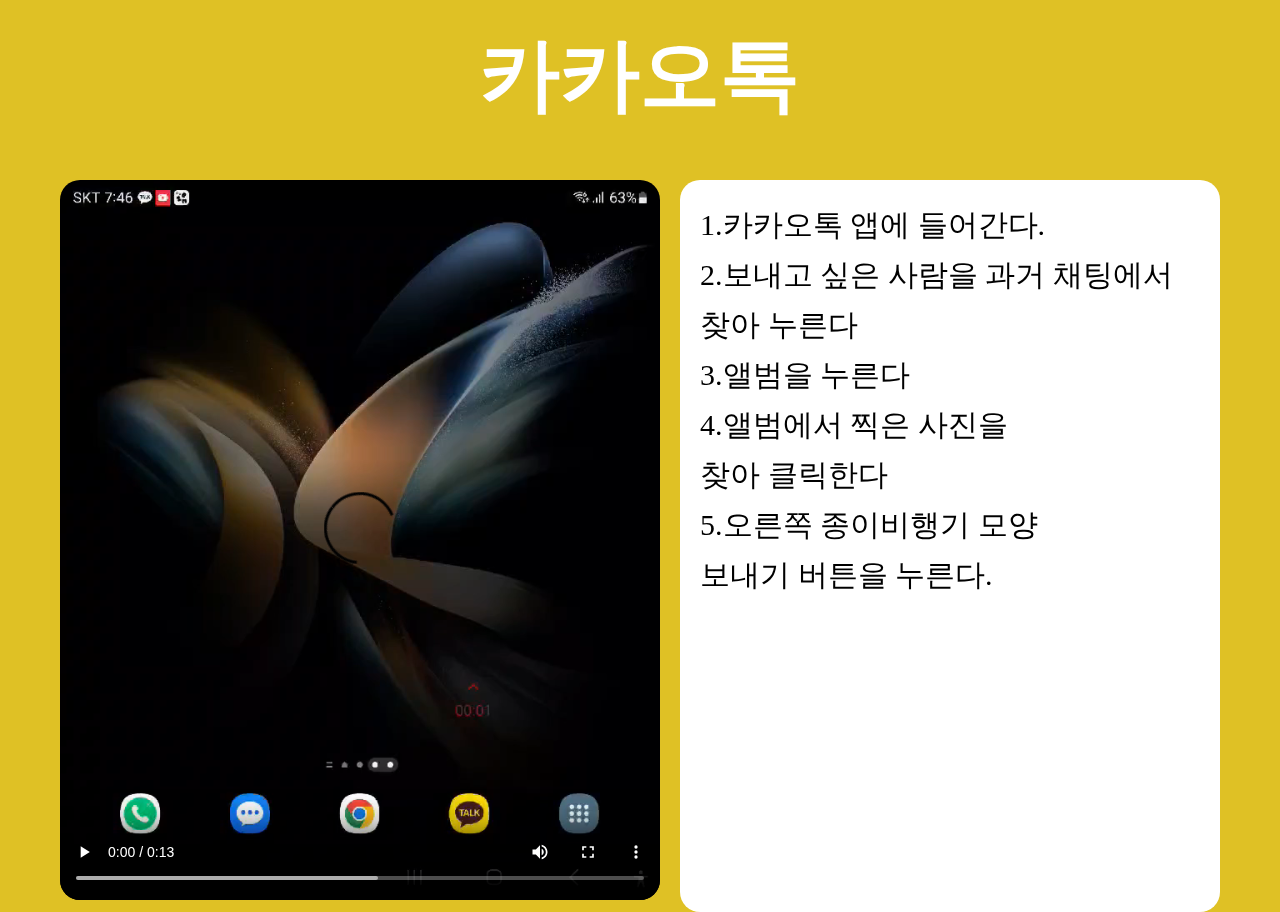
<file: contents/content2/kakaotalk.html>
<!DOCTYPE html>
<html>
  <head>
    <title>asdf</title>
    <meta charset="UTF-8" />
    <link rel="stylesheet" type="text/css" href="../../css/css.css" />
  </head>
  <body>
    <a href="../../index.html">
      <div class="top">카카오톡</div>
    </a>
    <div class="contents">
      <video class="learn_video" width="600px" controls autoplay>
        <source src="../../videos/KakaoTalk_20231120_194900461.mp4" type="video/mp4" />
      </video>
      <div class="learn_text">1.카카오톡 앱에 들어간다.<br>
      2.보내고 싶은 사람을 과거 채팅에서<br> 찾아 누른다<br>
    3.앨범을 누른다<br>
  4.앨범에서 찍은 사진을<br> 찾아 클릭한다<br>
  5.오른쪽 종이비행기 모양<br> 보내기 버튼을 누른다.
</div>
    </div>
  </body>
</html>
</file>
<file: css/css.css>
* {
  margin: 0 auto;
  padding: 0;
  list-style: none;
}
body {
  overflow: hidden;
  background-color: #dfc125;
}
a {
  color: black;
  text-decoration: none;
}
.top {
  color:#ffffff;
  width: 1140px;
  height: 150px;
  /* background-color: rgb(145, 255, 118); */
  text-align: center;
  line-height: 150px;
  font-size: 80px;
  font-weight: 900;
  /* border-bottom-right-radius: 20px; */
  /* border-bottom-left-radius: 20px; */
}
.top2 {
  color:#ffffff;
  width: 1140px;
  height: 60px;
  /* background-color: rgb(145, 255, 118); */
  border-bottom: 5px solid #ffffff;
  text-align: center;
  line-height: 60px;
  font-size: 30px;
  font-weight: 600;
  /* border-bottom-right-radius: 20px; */
  /* border-bottom-left-radius: 20px; */
}
.contents {
  width: 1200px;
  margin-top: 30px;
}
.main_btn {
  position: relative;
  width: 540px;
  height: 300px;
  margin: 30px;
  background-color: rgb(255, 255, 255);
  float: left;
  text-align: center;
  line-height: 300px;
  font-size: 54px;
  font-weight: 900;
  border-radius: 20px;
  overflow: hidden;
}
.main_btn:hover {
  font-size: 72px;
}
.main_img {
  width: 540px;
  height: 300px;
  opacity: 50%;
}
.main_btn_text {
  position: absolute;
  width: 500px;
  height: 100px;
  background-color: rgba(255, 255, 255, 0.6);
  text-align: center;
  line-height: 100px;
  left: 20px;
  top: 100px;
  z-index: 1;
}
.footer {
  /* border-top-right-radius: 20px; */
  /* border-top-left-radius: 20px; */
  border-top: 10px solid #ffffff;
  text-align: center;
  margin-top: 750px;
  height: 80px;
  width: 1140px;
  line-height: 50px;
  /* background-color: rgb(145, 255, 118); */
  font-size: 20px;
  color: #ffffff;
}
.act_main_btn {
  position: relative;
  width: 240px;
  height: 300px;
  margin: 30px;
  background-color: rgb(255, 255, 255);
  float: left;
  text-align: center;
  line-height: 300px;
  font-size: 54px;
  font-weight: 900;
  border-radius: 20px;
  overflow: hidden;
}
.act_main_img {
  width: 240px;
  height: 200px;
}
.act_main_btn_text {
  position: absolute;
  width: 230px;
  height: 110px;
  text-align: center;
  line-height: 110px;
  left: 0px;
  top: 190px;
  z-index: 1;
  font-size: 40px;
}
.movie {
  position: relative;
  margin: 20px;
  width: 360px;
  height: 700px;
  background-color: rgb(243, 243, 243);
  float: left;
  text-align: center;
  border-radius: 20px;
  overflow: hidden;
}
.movie:hover {
  opacity: 0.5;
}

.movie:hover .movie_detail {
  opacity: 1;
  z-index: 1;
}
.movie_detail {
  position: absolute;
  top: 230px;
  left: 30px;
  width: 300px;
  height: 60px;
  line-height: 60px;
  font-size: 30px;
  color: #000000;
  font-weight: bold;
  background-color: rgba(255, 255, 255, 0.671);
  opacity: 0;
}

.movie_img {
  width: 360px;
}
.movie_desc {
  text-align: left;
  padding: 10px;
}
.bold {
  font-weight: bold;
}
.learn_main_btn {
  position: relative;
  width: 560px;
  height: 200px;
  margin: 20px;
  background-color: rgb(255, 255, 255);
  float: left;
  line-height: 200px;
  border-radius: 20px;
  overflow: hidden;
}
.learn_main_img {
  width: 200px;
  height: 200px;
}
.learn_main_btn_text {
  width: 360px;
  height: 200px;
  text-align: center;
  font-size: 40px;
  font-weight: bold;
  position: absolute;
  left: 200px;
}
.download_app {
  width: 1200px;
  height: 100px;
  background-color: rgb(234, 255, 48);
  text-align: center;
  line-height: 100px;
  font-size: 50px;
  font-weight: 900;
  border-radius: 20px;
  margin-top: 20px;
}
.app_main_btn {
  position: relative;
  width: 360px;
  height: 200px;
  margin: 20px;
  background-color: rgb(255, 255, 255);
  float: left;
  line-height: 100px;
  border-radius: 20px;
  overflow: hidden;
}
.app_main_img {
  width: 160px;
  height: 200px;
}
.app_main_btn_text {
  width: 200px;
  height: 200px;
  text-align: center;
  font-size: 40px;
  font-weight: bold;
  position: absolute;
  left: 160px;
}
.learn_video {
  float: left;
  margin-left: 20px;
  margin-right: 20px;
  border-radius: 20px;
}
.learn_text {
  float: left;
  width: 500px;
  height: 692px;
  background-color: rgb(255, 255, 255);
  border-radius: 20px;
  padding: 20px;
  margin-right: 20px;
  font-size: 30px;
  line-height: 50px;


}

.painting_desc {
  background-color: #ffffff;
  width: 1190px;
  height: 220px;
  margin-bottom: 20px;
  padding: 30px;
  border-radius: 20px;
  font-size: 30px;
  font-weight: bold;
  line-height: 45px;

}
.painting_bottom {
  width: 1200px;
  height: 500px;
}
.painting_example {
  float: left;
  width: 400px;
  height: 500px;
  /* background-color: #aaaaaa; */

  /* border-radius: 20px; */

  overflow: hidden;
}
.painting_image {
  width: 360px;
  height: 350px;
  margin-right: 20px;
  margin-left: 20px;
  box-shadow: 0 2px 1px rgba(0, 0, 0, 0.09), 0 4px 2px rgba(0, 0, 0, 0.09),
    0 8px 4px rgba(0, 0, 0, 0.09), 0 16px 8px rgba(0, 0, 0, 0.09),
    0 32px 16px rgba(0, 0, 0, 0.09);
}
.painting_title {
  margin-top: 10px;
  padding-top: 10px;
  padding-bottom: 10px;
  width: 230px;
  height: 50px;
  font-size: 20px;
  font-weight: bold;
  text-align: center;
  /* line-height: 130px; */
  display: block;
}
.walk_example {
  height: 220px;
  margin-bottom: 20px;
  border-radius: 20px;
  width: 1200px;
  background-color: rgb(255, 255, 255);
  overflow: hidden;
  position: relative;
}
.walk_image {
  height: 220px;
  width: 330px;
}
.walk_desc {
  height: 220px;
  width: 650px;
  background-color: rgb(255, 255, 255);
  position: absolute;
  left: 340px;
  top: 20px;
}
.app_image {
  float: left;
  width: 600px;
}
.jamsil_is_doosan {
  float: left;
  width: 510px;
  margin-left: 20px;
  padding: 20px;
  background-color: rgb(255, 255, 255);
  border-radius: 20px;
  height: 700px;
}
.bold_title {
  font-weight: bold;
  display: block;
  font-size: 35px;
  margin-bottom: 20px;
  margin-top: 20px;
}
.app_desc {
  font-size: 20px;
  line-height: 30px;
}
.list_ul li {
  list-style: decimal;
}
.game_main_btn {
  float: left;
  width: 550px;
  height: 700px;
  margin: 20px;
  overflow: hidden;
  border-radius: 20px;
  background-color: #ffffff;
  position: relative;
}
.game_main_img {
  width: 550px;
  height: 530px;
}
.game_main_btn_text {
  position: absolute;
  width: 550px;
  height: 170px;
  text-align: center;
  line-height: 170px;
  left: 0px;
  top: 530px;
  z-index: 1;
  font-size: 40px;
}
</file>
